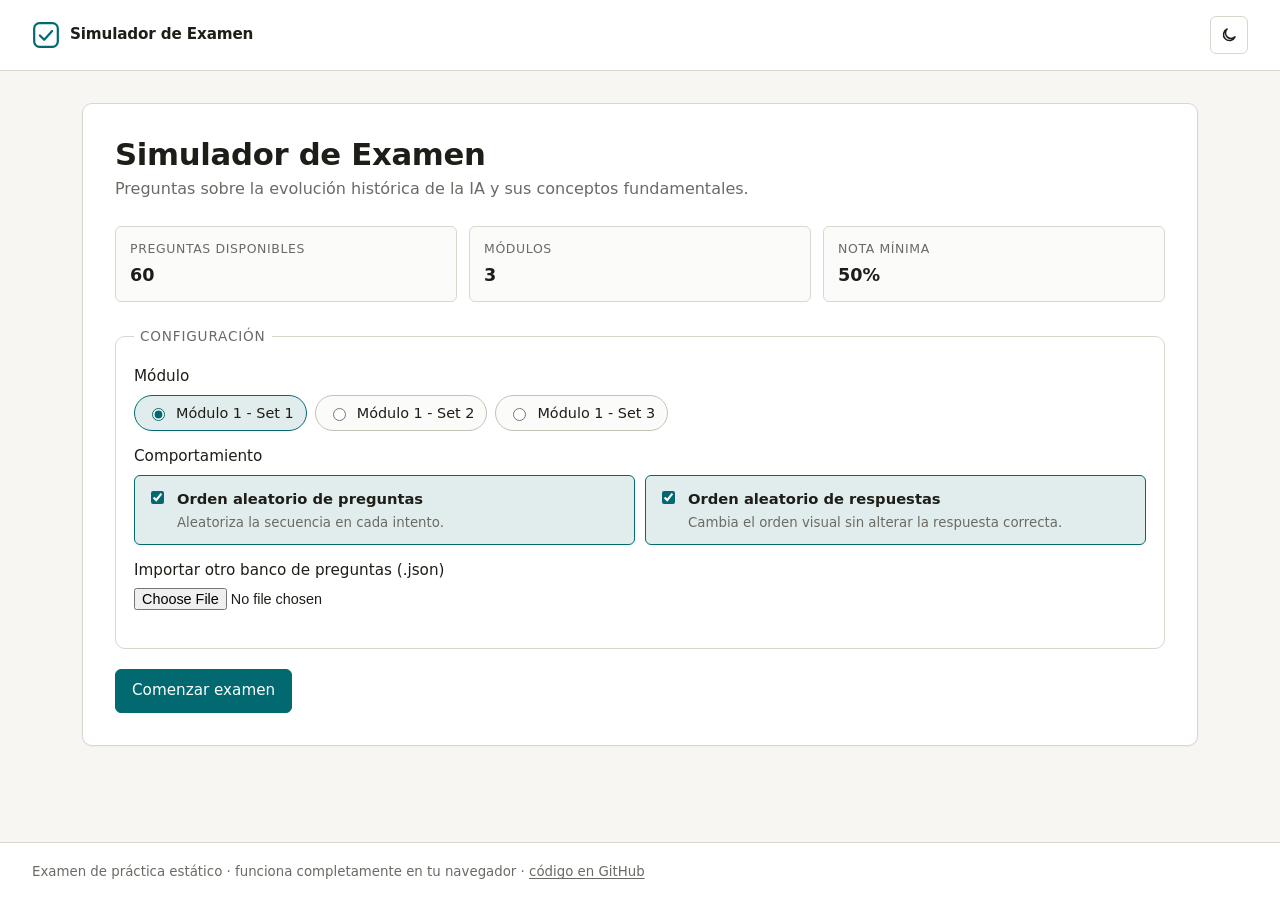
<file: index.html>
<!doctype html>
<html lang="es" data-theme="light">
  <head>
    <meta charset="utf-8" />
    <meta name="viewport" content="width=device-width, initial-scale=1" />
    <title>Simulador de Examen</title>
    <meta
      name="description"
      content="Simulador de examen de opción múltiple. Exámenes cronometrados con puntuación automática y revisión de respuestas."
    />
    <link rel="icon" type="image/svg+xml" href="./assets/favicon.svg" />
    <link rel="stylesheet" href="./css/styles.css" />
  </head>
  <body>
    <a class="skip-link" href="#main">Ir al contenido principal</a>

    <header class="app-header" role="banner">
      <a class="brand" href="./" aria-label="Inicio del Simulador de Examen">
        <svg class="brand-mark" viewBox="0 0 32 32" aria-hidden="true" focusable="false">
          <rect x="2.5" y="2.5" width="27" height="27" rx="6" fill="none" stroke="currentColor" stroke-width="2.5" />
          <path d="M9 16.5 L14 21.5 L23 11.5" fill="none" stroke="currentColor" stroke-width="2.5" stroke-linecap="round" stroke-linejoin="round" />
        </svg>
        <span class="brand-name">Simulador de Examen</span>
      </a>

      <div class="header-actions">
        <button
          id="theme-toggle"
          class="icon-btn"
          type="button"
          aria-label="Cambiar tema"
          aria-pressed="false"
          title="Cambiar tema"
        >
          <svg class="icon icon-sun" viewBox="0 0 24 24" aria-hidden="true" focusable="false">
            <circle cx="12" cy="12" r="4" fill="none" stroke="currentColor" stroke-width="2" />
            <g stroke="currentColor" stroke-width="2" stroke-linecap="round">
              <line x1="12" y1="2.5" x2="12" y2="5" />
              <line x1="12" y1="19" x2="12" y2="21.5" />
              <line x1="2.5" y1="12" x2="5" y2="12" />
              <line x1="19" y1="12" x2="21.5" y2="12" />
              <line x1="5" y1="5" x2="6.7" y2="6.7" />
              <line x1="17.3" y1="17.3" x2="19" y2="19" />
              <line x1="5" y1="19" x2="6.7" y2="17.3" />
              <line x1="17.3" y1="6.7" x2="19" y2="5" />
            </g>
          </svg>
          <svg class="icon icon-moon" viewBox="0 0 24 24" aria-hidden="true" focusable="false">
            <path d="M20 14.5A8 8 0 1 1 9.5 4 6.5 6.5 0 0 0 20 14.5Z" fill="none" stroke="currentColor" stroke-width="2" stroke-linejoin="round" />
          </svg>
        </button>
      </div>
    </header>

    <main id="main" class="app-main" tabindex="-1">
      <!-- ============== PANTALLA DE INICIO ============== -->
      <section id="screen-start" class="screen" aria-labelledby="start-title">
        <div class="card start-card">
          <h1 id="start-title" class="screen-title">Examen de Práctica</h1>
          <p id="start-description" class="muted">Cargando examen…</p>

          <dl class="meta-grid" aria-label="Resumen del examen">
            <div>
              <dt>Preguntas disponibles</dt>
              <dd id="meta-total-questions">—</dd>
            </div>
            <div>
              <dt>Módulos</dt>
              <dd id="meta-categories">—</dd>
            </div>
            <div>
              <dt>Nota mínima</dt>
              <dd id="meta-pass-mark">—</dd>
            </div>
          </dl>

          <form id="start-form" class="settings" novalidate>
            <fieldset>
              <legend>Configuración</legend>

              <div class="field">
                <span class="field-label">Módulo</span>
                <div id="cfg-categories" class="checkbox-group" role="radiogroup" aria-label="Seleccionar módulo"></div>
              </div>

              <div class="field">
                <span class="field-label">Comportamiento</span>
                <div class="settings-toggles" role="group" aria-label="Comportamiento del examen">
                  <label class="settings-check">
                    <input id="cfg-shuffle-q" type="checkbox" checked />
                    <span>
                      <strong>Orden aleatorio de preguntas</strong>
                      <small>Aleatoriza la secuencia en cada intento.</small>
                    </span>
                  </label>
                  <label class="settings-check">
                    <input id="cfg-shuffle-o" type="checkbox" checked />
                    <span>
                      <strong>Orden aleatorio de respuestas</strong>
                      <small>Cambia el orden visual sin alterar la respuesta correcta.</small>
                    </span>
                  </label>
                </div>
              </div>

              <div class="field">
                <label for="cfg-import" class="file-label">
                  <span>Importar otro banco de preguntas (.json)</span>
                  <input id="cfg-import" type="file" accept="application/json,.json" />
                </label>
                <p id="import-status" class="hint" aria-live="polite"></p>
              </div>
            </fieldset>

            <div class="actions">
              <button id="btn-start" class="btn btn-primary" type="submit">Comenzar examen</button>
            </div>
          </form>
        </div>
      </section>

      <!-- ============== PANTALLA DE EXAMEN ============== -->
      <section id="screen-exam" class="screen hidden" aria-labelledby="exam-title">
        <div class="exam-layout">
          <div class="exam-main">
            <div class="exam-topbar">
              <h2 id="exam-title" class="exam-heading">
                Pregunta <span id="q-current">1</span>
                <span class="muted">/ <span id="q-total">0</span></span>
              </h2>
              <div class="exam-status">
                <span id="q-category" class="pill"></span>
                <div class="timers-group">
                  <div class="timer-block">
                    <span class="timer-label">Total</span>
                    <span id="timer-total" class="timer" aria-live="polite" aria-atomic="true">--:--</span>
                  </div>
                  <div class="timer-block">
                    <span class="timer-label">Pregunta</span>
                    <span id="timer-question" class="timer" aria-live="off">--:--</span>
                  </div>
                </div>
              </div>
            </div>

            <div class="progress" role="progressbar" aria-label="Progreso del examen" aria-valuemin="0" aria-valuemax="100" aria-valuenow="0">
              <div id="progress-bar" class="progress-bar"></div>
            </div>

            <article id="question-card" class="card question-card" aria-live="polite">
              <p id="q-prompt" class="q-prompt"></p>
              <ul id="q-options" class="options" role="radiogroup" aria-label="Opciones de respuesta"></ul>
            </article>

            <div class="exam-controls">
              <button id="btn-submit" class="btn btn-success" type="button">Entregar examen</button>
            </div>
          </div>
        </div>
      </section>

      <!-- ============== PANTALLA DE RESULTADOS ============== -->
      <section id="screen-results" class="screen hidden" aria-labelledby="results-title">
        <div class="card results-summary">
          <h2 id="results-title" class="screen-title">Resultados</h2>
          <div class="score-row">
            <div class="score-big">
              <span id="result-percent">0 / 10</span>
              <span id="result-verdict" class="verdict">—</span>
            </div>
            <dl class="meta-grid">
              <div><dt>Respuestas correctas</dt><dd id="result-score">0 / 0</dd></div>
              <div><dt>Tiempo</dt><dd id="result-time">—</dd></div>
              <div><dt>Nota mínima</dt><dd id="result-passmark">—</dd></div>
              <div><dt>Sin responder</dt><dd id="result-unanswered">0</dd></div>
            </dl>
          </div>
          <div class="actions">
            <button id="btn-restart" class="btn btn-primary" type="button">Reiniciar</button>
            <button id="btn-print" class="btn" type="button">Imprimir resumen</button>
          </div>
        </div>

        <section class="review" aria-label="Revisión pregunta por pregunta">
          <h3 class="review-heading">Revisión</h3>
          <div id="review-list" class="review-list"></div>
        </section>
      </section>
    </main>

    <!-- Diálogo de confirmación de entrega -->
    <dialog id="confirm-dialog" class="dialog" aria-labelledby="confirm-title">
      <form method="dialog" class="dialog-form">
        <h2 id="confirm-title">¿Entregar examen?</h2>
        <p id="confirm-message" class="muted">Aún tienes preguntas sin responder.</p>
        <div class="actions">
          <button value="cancel" class="btn">Seguir trabajando</button>
          <button id="confirm-ok" value="ok" class="btn btn-primary">Entregar ahora</button>
        </div>
      </form>
    </dialog>

    <!-- Notificación no bloqueante -->
    <div id="toast" class="toast" role="status" aria-live="polite" aria-atomic="true" hidden></div>

    <footer class="app-footer">
      <small>
        Examen de práctica estático · funciona completamente en tu navegador ·
        <a href="https://github.com/" rel="noopener">código en GitHub</a>
      </small>
    </footer>

    <script src="./js/storage.js"></script>
    <script src="./js/exam.js"></script>
    <script src="./js/ui.js"></script>
    <script src="./js/app.js"></script>
  </body>
</html>
</file>
<file: css/styles.css>
/* =========================================================
   Exam Simulator — vanilla CSS
   Tokens (light + dark), layout, components, print styles.
   ========================================================= */

:root {
  /* Color tokens — warm neutral surfaces, single teal accent */
  --bg: #f7f6f2;
  --surface: #ffffff;
  --surface-alt: #fbfbf9;
  --border: #d9d6cd;
  --border-strong: #c5c1b6;
  --text: #1f1d17;
  --text-muted: #6b6a64;
  --text-faint: #a8a69f;

  --accent: #01696f;
  --accent-hover: #0c4e54;
  --accent-soft: #e1eded;

  --success: #437a22;
  --success-soft: #e3efd9;
  --error: #a12c7b;
  --error-soft: #f4dcec;
  --warning: #964219;
  --warning-soft: #f6e2d4;

  /* Type */
  --font-sans: ui-sans-serif, system-ui, -apple-system, "Segoe UI", Roboto,
    "Helvetica Neue", Arial, sans-serif;
  --font-mono: ui-monospace, SFMono-Regular, "SF Mono", Menlo, Consolas,
    "Liberation Mono", monospace;

  /* Sizing */
  --radius: 10px;
  --radius-sm: 6px;
  --shadow-sm: 0 1px 2px rgba(20, 19, 16, 0.04);
  --shadow-md: 0 6px 24px rgba(20, 19, 16, 0.08);
  --container: 1180px;

  --transition: 160ms cubic-bezier(0.2, 0.7, 0.2, 1);
}

[data-theme="dark"] {
  --bg: #141312;
  --surface: #1c1b19;
  --surface-alt: #232220;
  --border: #34322f;
  --border-strong: #4a4844;
  --text: #ececea;
  --text-muted: #9b9a96;
  --text-faint: #5d5b57;

  --accent: #4f98a3;
  --accent-hover: #6cb1bb;
  --accent-soft: #1f3539;

  --success: #6daa45;
  --success-soft: #22321a;
  --error: #d163a7;
  --error-soft: #3a1f31;
  --warning: #bb653b;
  --warning-soft: #3a2519;

  --shadow-sm: 0 1px 2px rgba(0, 0, 0, 0.4);
  --shadow-md: 0 6px 24px rgba(0, 0, 0, 0.5);
}

/* =========================================================
   Reset / base
   ========================================================= */
*,
*::before,
*::after {
  box-sizing: border-box;
}
html {
  -webkit-text-size-adjust: 100%;
}
body {
  margin: 0;
  font-family: var(--font-sans);
  font-size: 16px;
  line-height: 1.55;
  color: var(--text);
  background: var(--bg);
  min-height: 100vh;
  display: flex;
  flex-direction: column;
  -webkit-font-smoothing: antialiased;
  text-rendering: optimizeLegibility;
}
h1,
h2,
h3,
h4 {
  margin: 0;
  line-height: 1.2;
  font-weight: 600;
  letter-spacing: -0.01em;
}
p {
  margin: 0;
}
button {
  font: inherit;
  color: inherit;
}
a {
  color: var(--accent);
  text-decoration-thickness: 1px;
  text-underline-offset: 2px;
}
a:hover {
  color: var(--accent-hover);
}
:focus-visible {
  outline: 2px solid var(--accent);
  outline-offset: 2px;
  border-radius: 4px;
}

.muted {
  color: var(--text-muted);
}
.hidden {
  display: none !important;
}
.skip-link {
  position: absolute;
  left: -9999px;
  top: 0;
  background: var(--accent);
  color: #fff;
  padding: 8px 12px;
  border-radius: 0 0 6px 0;
  z-index: 100;
}
.skip-link:focus {
  left: 0;
}

/* =========================================================
   Header / footer
   ========================================================= */
.app-header {
  display: flex;
  align-items: center;
  justify-content: space-between;
  padding: 16px clamp(16px, 4vw, 32px);
  border-bottom: 1px solid var(--border);
  background: var(--surface);
  position: sticky;
  top: 0;
  z-index: 10;
}
.brand {
  display: inline-flex;
  align-items: center;
  gap: 10px;
  color: var(--text);
  text-decoration: none;
  font-weight: 600;
}
.brand-mark {
  width: 28px;
  height: 28px;
  color: var(--accent);
  display: block;
}
.brand-name {
  font-size: 0.95rem;
  letter-spacing: -0.01em;
}
.app-footer {
  border-top: 1px solid var(--border);
  padding: 16px clamp(16px, 4vw, 32px);
  color: var(--text-muted);
  background: var(--surface);
}
.app-footer a {
  color: inherit;
}

/* =========================================================
   Main / screens
   ========================================================= */
.app-main {
  flex: 1;
  width: 100%;
  max-width: var(--container);
  margin: 0 auto;
  padding: clamp(16px, 4vw, 32px);
}
.screen {
  animation: fade-in 220ms ease;
}
@keyframes fade-in {
  from {
    opacity: 0;
    transform: translateY(4px);
  }
  to {
    opacity: 1;
    transform: none;
  }
}
@media (prefers-reduced-motion: reduce) {
  .screen,
  * {
    animation: none !important;
    transition: none !important;
  }
}

.screen-title {
  font-size: clamp(1.5rem, 2.4vw, 2rem);
  margin-bottom: 4px;
}

/* =========================================================
   Cards
   ========================================================= */
.card {
  background: var(--surface);
  border: 1px solid var(--border);
  border-radius: var(--radius);
  padding: clamp(20px, 3vw, 32px);
  box-shadow: var(--shadow-sm);
}

/* =========================================================
   Start screen
   ========================================================= */
.start-card .meta-grid {
  margin: 24px 0;
}
.meta-grid {
  display: grid;
  grid-template-columns: repeat(auto-fit, minmax(160px, 1fr));
  gap: 12px;
  margin: 0;
}
.meta-grid > div {
  background: var(--surface-alt);
  border: 1px solid var(--border);
  border-radius: var(--radius-sm);
  padding: 12px 14px;
}
.meta-grid dt {
  font-size: 0.78rem;
  text-transform: uppercase;
  letter-spacing: 0.05em;
  color: var(--text-muted);
  margin-bottom: 4px;
}
.meta-grid dd {
  margin: 0;
  font-size: 1.1rem;
  font-weight: 600;
  font-variant-numeric: tabular-nums;
}

.settings fieldset {
  border: 1px solid var(--border);
  border-radius: var(--radius);
  padding: 18px;
  margin: 0 0 16px 0;
}
.settings legend {
  padding: 0 6px;
  color: var(--text-muted);
  font-size: 0.85rem;
  text-transform: uppercase;
  letter-spacing: 0.06em;
}
.field {
  display: flex;
  flex-direction: column;
  gap: 6px;
  margin-bottom: 14px;
}
.field.row {
  flex-direction: row;
  flex-wrap: wrap;
  gap: 16px;
}
.field-label,
.field > label {
  font-weight: 500;
  font-size: 0.95rem;
}
.hint {
  color: var(--text-muted);
  font-size: 0.85rem;
}

input[type="number"],
input[type="text"] {
  width: 100%;
  padding: 9px 12px;
  border: 1px solid var(--border-strong);
  border-radius: var(--radius-sm);
  background: var(--surface-alt);
  color: var(--text);
  font: inherit;
  transition: border-color var(--transition), background var(--transition);
}
input[type="number"]:focus,
input[type="text"]:focus {
  border-color: var(--accent);
  background: var(--surface);
}

.checkbox-group {
  display: flex;
  flex-wrap: wrap;
  gap: 8px;
}
.check {
  display: inline-flex;
  align-items: center;
  gap: 8px;
  padding: 6px 12px;
  border: 1px solid var(--border-strong);
  border-radius: 999px;
  background: var(--surface-alt);
  cursor: pointer;
  font-size: 0.9rem;
  user-select: none;
  transition: border-color var(--transition), background var(--transition);
}
.check input {
  accent-color: var(--accent);
}
.check:hover {
  border-color: var(--accent);
}
.check:has(input:checked) {
  background: var(--accent-soft);
  border-color: var(--accent);
}

.settings-toggles {
  display: grid;
  grid-template-columns: repeat(2, minmax(0, 1fr));
  gap: 10px;
}
.settings-check {
  display: flex;
  align-items: flex-start;
  gap: 10px;
  padding: 12px;
  border: 1px solid var(--border);
  border-radius: var(--radius-sm);
  background: var(--surface);
  cursor: pointer;
  transition: border-color var(--transition), background var(--transition), transform var(--transition);
}
.settings-check:hover {
  border-color: var(--accent);
  transform: translateY(-1px);
}
.settings-check:has(input:checked) {
  border-color: var(--accent);
  background: var(--accent-soft);
}
.settings-check input {
  margin-top: 3px;
  accent-color: var(--accent);
}
.settings-check span {
  display: grid;
  gap: 3px;
}
.settings-check strong {
  font-size: 0.92rem;
  font-weight: 600;
}
.settings-check small {
  color: var(--text-muted);
  line-height: 1.35;
}
@media (max-width: 600px) {
  .settings-toggles {
    grid-template-columns: 1fr;
  }
}

.file-label {
  display: inline-block;
}
.file-label input[type="file"] {
  display: block;
  margin-top: 6px;
  font-size: 0.9rem;
}

/* =========================================================
   Buttons
   ========================================================= */
.btn {
  display: inline-flex;
  align-items: center;
  justify-content: center;
  gap: 6px;
  padding: 9px 16px;
  border: 1px solid var(--border-strong);
  background: var(--surface);
  color: var(--text);
  border-radius: var(--radius-sm);
  cursor: pointer;
  font-weight: 500;
  font-size: 0.95rem;
  transition: background var(--transition), border-color var(--transition),
    transform var(--transition), color var(--transition);
}
.btn:hover {
  border-color: var(--accent);
  color: var(--accent);
}
.btn:active {
  transform: translateY(1px);
}
.btn[disabled] {
  opacity: 0.5;
  cursor: not-allowed;
}
.btn-primary {
  background: var(--accent);
  border-color: var(--accent);
  color: #fff;
}
.btn-primary:hover {
  background: var(--accent-hover);
  border-color: var(--accent-hover);
  color: #fff;
}
.btn-success {
  background: var(--success);
  border-color: var(--success);
  color: #fff;
}
.btn-success:hover {
  filter: brightness(1.05);
  color: #fff;
  border-color: var(--success);
}
.btn[aria-pressed="true"] {
  background: var(--warning-soft);
  border-color: var(--warning);
  color: var(--warning);
}

.actions {
  display: flex;
  flex-wrap: wrap;
  gap: 10px;
  margin-top: 20px;
}

/* Icon button */
.icon-btn {
  width: 38px;
  height: 38px;
  display: inline-flex;
  align-items: center;
  justify-content: center;
  background: transparent;
  border: 1px solid var(--border);
  color: var(--text);
  border-radius: var(--radius-sm);
  cursor: pointer;
  transition: background var(--transition), border-color var(--transition);
}
.icon-btn:hover {
  background: var(--surface-alt);
  border-color: var(--border-strong);
}
.icon-btn.small {
  width: 30px;
  height: 30px;
}
.icon-btn .icon {
  width: 18px;
  height: 18px;
}
.icon-sun {
  display: none;
}
[data-theme="dark"] .icon-moon {
  display: none;
}
[data-theme="dark"] .icon-sun {
  display: block;
}

/* =========================================================
   Exam screen
   ========================================================= */
.exam-layout {
  display: block;
}

.exam-topbar {
  display: flex;
  align-items: center;
  justify-content: space-between;
  gap: 12px;
  margin-bottom: 12px;
  flex-wrap: wrap;
}
.exam-heading {
  font-size: 1.05rem;
  font-weight: 600;
}
.exam-status {
  display: inline-flex;
  align-items: center;
  gap: 10px;
}
.pill {
  display: inline-block;
  padding: 3px 10px;
  border-radius: 999px;
  background: var(--accent-soft);
  color: var(--accent);
  font-size: 0.78rem;
  font-weight: 500;
  letter-spacing: 0.02em;
}
.timer {
  font-family: var(--font-mono);
  font-size: 1.05rem;
  font-variant-numeric: tabular-nums;
  padding: 4px 10px;
  background: var(--surface-alt);
  border: 1px solid var(--border);
  border-radius: var(--radius-sm);
}
/* Two timers displayed side by side (total + per-question) */
.timers-group {
  display: flex;
  gap: 8px;
  align-items: flex-end;
}
.timer-block {
  display: flex;
  flex-direction: column;
  align-items: center;
  gap: 2px;
}
.timer-label {
  font-size: 0.65rem;
  text-transform: uppercase;
  letter-spacing: 0.05em;
  color: var(--text-muted);
  white-space: nowrap;
}

.timer.warn {
  color: var(--warning);
  border-color: var(--warning);
  background: var(--warning-soft);
}
.timer.critical {
  color: var(--error);
  border-color: var(--error);
  background: var(--error-soft);
  animation: pulse 1.2s ease-in-out infinite;
}
@keyframes pulse {
  50% {
    opacity: 0.65;
  }
}

.progress {
  height: 6px;
  background: var(--surface-alt);
  border: 1px solid var(--border);
  border-radius: 999px;
  overflow: hidden;
  margin-bottom: 16px;
}
.progress-bar {
  height: 100%;
  background: var(--accent);
  width: 0%;
  transition: width var(--transition);
}

.question-card {
  margin-bottom: 18px;
}
.q-prompt {
  font-size: 1.1rem;
  line-height: 1.55;
  margin-bottom: 18px;
  color: var(--text);
}

.options {
  list-style: none;
  margin: 0;
  padding: 0;
  display: flex;
  flex-direction: column;
  gap: 10px;
}
.option {
  position: relative;
  display: flex;
  align-items: flex-start;
  gap: 10px;
  padding: 12px 14px;
  background: var(--surface-alt);
  border: 1px solid var(--border);
  border-radius: var(--radius-sm);
  cursor: pointer;
  transition: background var(--transition), border-color var(--transition),
    transform var(--transition);
}
.option:hover {
  border-color: var(--accent);
}
.option input {
  position: absolute;
  opacity: 0;
  pointer-events: none;
}
.option .opt-key {
  flex: 0 0 auto;
  width: 26px;
  height: 26px;
  border-radius: 50%;
  background: var(--surface);
  border: 1px solid var(--border-strong);
  display: inline-flex;
  align-items: center;
  justify-content: center;
  font-size: 0.85rem;
  font-weight: 600;
  font-variant-numeric: tabular-nums;
}
.option .opt-text {
  flex: 1 1 auto;
}
.option:has(input:checked) {
  background: var(--accent-soft);
  border-color: var(--accent);
}
.option:has(input:checked) .opt-key {
  background: var(--accent);
  color: #fff;
  border-color: var(--accent);
}
.option:focus-within {
  outline: 2px solid var(--accent);
  outline-offset: 2px;
}

.exam-controls {
  display: flex;
  gap: 10px;
  flex-wrap: wrap;
  align-items: center;
}
.exam-controls .btn-success {
  margin-left: auto;
}

/* Palette */
.palette {
  background: var(--surface);
  border: 1px solid var(--border);
  border-radius: var(--radius);
  padding: 16px;
  height: fit-content;
  position: sticky;
  top: 80px;
}
.palette-header {
  display: flex;
  align-items: center;
  justify-content: space-between;
  margin-bottom: 12px;
}
.palette-header h3 {
  font-size: 0.85rem;
  text-transform: uppercase;
  letter-spacing: 0.06em;
  color: var(--text-muted);
}
.palette-header .icon-btn {
  display: none;
}
@media (max-width: 880px) {
  .palette {
    position: static;
  }
  .palette-header .icon-btn {
    display: inline-flex;
  }
  .palette[data-collapsed="true"] .palette-grid,
  .palette[data-collapsed="true"] .legend {
    display: none;
  }
}
.palette-grid {
  display: grid;
  grid-template-columns: repeat(auto-fill, minmax(36px, 1fr));
  gap: 6px;
  margin-bottom: 14px;
}
.palette-cell {
  appearance: none;
  border: 1px solid var(--border-strong);
  background: var(--surface-alt);
  color: var(--text);
  font-weight: 500;
  font-size: 0.85rem;
  font-variant-numeric: tabular-nums;
  height: 36px;
  border-radius: var(--radius-sm);
  cursor: pointer;
  position: relative;
  transition: background var(--transition), border-color var(--transition),
    transform var(--transition);
}
.palette-cell:hover {
  border-color: var(--accent);
}
.palette-cell[data-state="answered"] {
  background: var(--accent-soft);
  border-color: var(--accent);
  color: var(--accent);
}
.palette-cell[data-state="current"] {
  background: var(--accent);
  border-color: var(--accent);
  color: #fff;
}
.palette-cell[data-flagged="true"]::after {
  content: "⚑";
  position: absolute;
  top: -4px;
  right: -2px;
  font-size: 0.7rem;
  color: var(--warning);
}
.legend {
  list-style: none;
  margin: 0;
  padding: 0;
  display: grid;
  grid-template-columns: 1fr 1fr;
  gap: 6px;
  font-size: 0.8rem;
  color: var(--text-muted);
}
.legend li {
  display: inline-flex;
  align-items: center;
  gap: 6px;
}
.dot {
  width: 12px;
  height: 12px;
  border-radius: 3px;
  display: inline-block;
  border: 1px solid var(--border-strong);
}
.dot-current {
  background: var(--accent);
  border-color: var(--accent);
}
.dot-answered {
  background: var(--accent-soft);
  border-color: var(--accent);
}
.dot-flagged {
  background: var(--warning-soft);
  border-color: var(--warning);
}
.dot-unanswered {
  background: var(--surface-alt);
}

/* =========================================================
   Results
   ========================================================= */
.results-summary {
  margin-bottom: 24px;
}
.score-row {
  display: grid;
  grid-template-columns: minmax(0, auto) 1fr;
  gap: 24px;
  align-items: center;
  margin-top: 16px;
}
@media (max-width: 600px) {
  .score-row {
    grid-template-columns: 1fr;
  }
}
.score-big {
  text-align: center;
}
.score-big #result-percent {
  display: block;
  font-size: clamp(2.4rem, 6vw, 3.2rem);
  font-weight: 700;
  letter-spacing: -0.02em;
  font-variant-numeric: tabular-nums;
  line-height: 1.05;
}
.verdict {
  display: inline-block;
  padding: 4px 12px;
  border-radius: 999px;
  font-size: 0.85rem;
  font-weight: 600;
  letter-spacing: 0.02em;
}
.verdict.pass {
  background: var(--success-soft);
  color: var(--success);
}
.verdict.fail {
  background: var(--error-soft);
  color: var(--error);
}

.review-heading {
  font-size: 1.1rem;
  margin-bottom: 12px;
  letter-spacing: -0.01em;
}
.review-list {
  display: flex;
  flex-direction: column;
  gap: 12px;
}
.review-item {
  background: var(--surface);
  border: 1px solid var(--border);
  border-radius: var(--radius);
  padding: 16px;
}
.review-item.correct {
  border-left: 4px solid var(--success);
}
.review-item.incorrect {
  border-left: 4px solid var(--error);
}
.review-item.skipped {
  border-left: 4px solid var(--text-faint);
}
.review-q {
  font-weight: 600;
  margin-bottom: 8px;
}
.review-options {
  list-style: none;
  margin: 0 0 8px 0;
  padding: 0;
  display: flex;
  flex-direction: column;
  gap: 4px;
}
.review-options li {
  padding: 6px 10px;
  border-radius: var(--radius-sm);
  background: var(--surface-alt);
  border: 1px solid var(--border);
  font-size: 0.95rem;
}
.review-options li.correct {
  background: var(--success-soft);
  border-color: var(--success);
}
.review-options li.chosen-wrong {
  background: var(--error-soft);
  border-color: var(--error);
}
.review-options .badge {
  display: inline-block;
  margin-left: 8px;
  font-size: 0.72rem;
  text-transform: uppercase;
  letter-spacing: 0.05em;
  padding: 1px 6px;
  border-radius: 4px;
  background: var(--surface);
  border: 1px solid currentColor;
  vertical-align: middle;
}
.review-explanation {
  margin-top: 8px;
  padding: 10px 12px;
  background: var(--surface-alt);
  border-radius: var(--radius-sm);
  font-size: 0.92rem;
  color: var(--text-muted);
  border-left: 3px solid var(--accent);
}

/* =========================================================
   Dialog
   ========================================================= */
.dialog {
  border: 1px solid var(--border);
  border-radius: var(--radius);
  padding: 0;
  background: var(--surface);
  color: var(--text);
  max-width: 420px;
  width: calc(100% - 32px);
  box-shadow: var(--shadow-md);
}
.dialog::backdrop {
  background: rgba(0, 0, 0, 0.45);
}
.dialog-form {
  padding: 24px;
}
.dialog .actions {
  justify-content: flex-end;
}

/* =========================================================
   Toast
   ========================================================= */
.toast {
  position: fixed;
  bottom: 20px;
  left: 50%;
  transform: translateX(-50%);
  background: var(--text);
  color: var(--bg);
  padding: 10px 16px;
  border-radius: var(--radius-sm);
  font-size: 0.9rem;
  box-shadow: var(--shadow-md);
  z-index: 50;
  animation: toast-in 200ms ease;
}
@keyframes toast-in {
  from {
    opacity: 0;
    transform: translate(-50%, 8px);
  }
  to {
    opacity: 1;
    transform: translate(-50%, 0);
  }
}

/* =========================================================
   Print — clean results summary
   ========================================================= */
@media print {
  .app-header,
  .app-footer,
  .palette,
  .exam-controls,
  #btn-restart,
  #btn-print,
  .skip-link,
  #screen-start,
  #screen-exam,
  .dialog {
    display: none !important;
  }
  body {
    background: #fff;
    color: #000;
  }
  .card,
  .review-item {
    border: 1px solid #ccc;
    box-shadow: none;
    page-break-inside: avoid;
  }
  .review-item.correct {
    border-left: 4px solid #2e7d32;
  }
  .review-item.incorrect {
    border-left: 4px solid #c62828;
  }
  a {
    color: inherit;
    text-decoration: none;
  }
}
</file>
